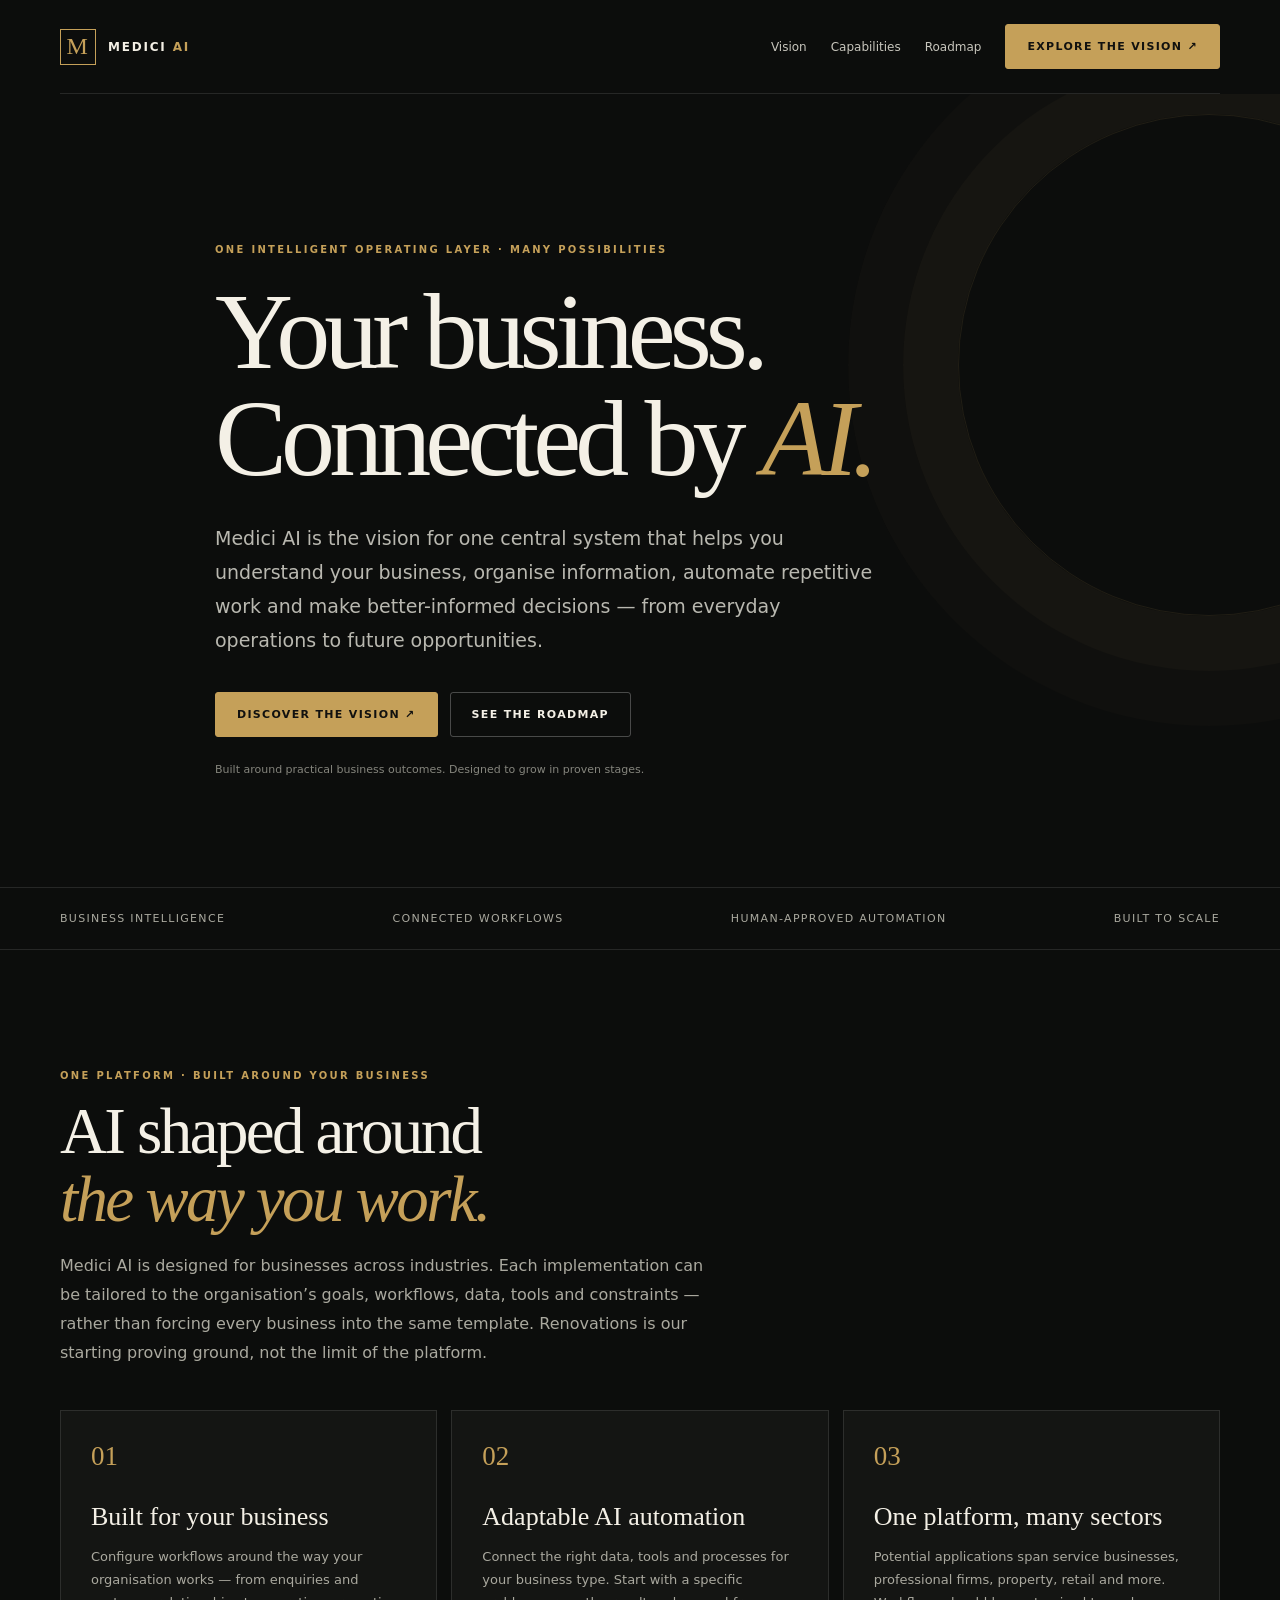
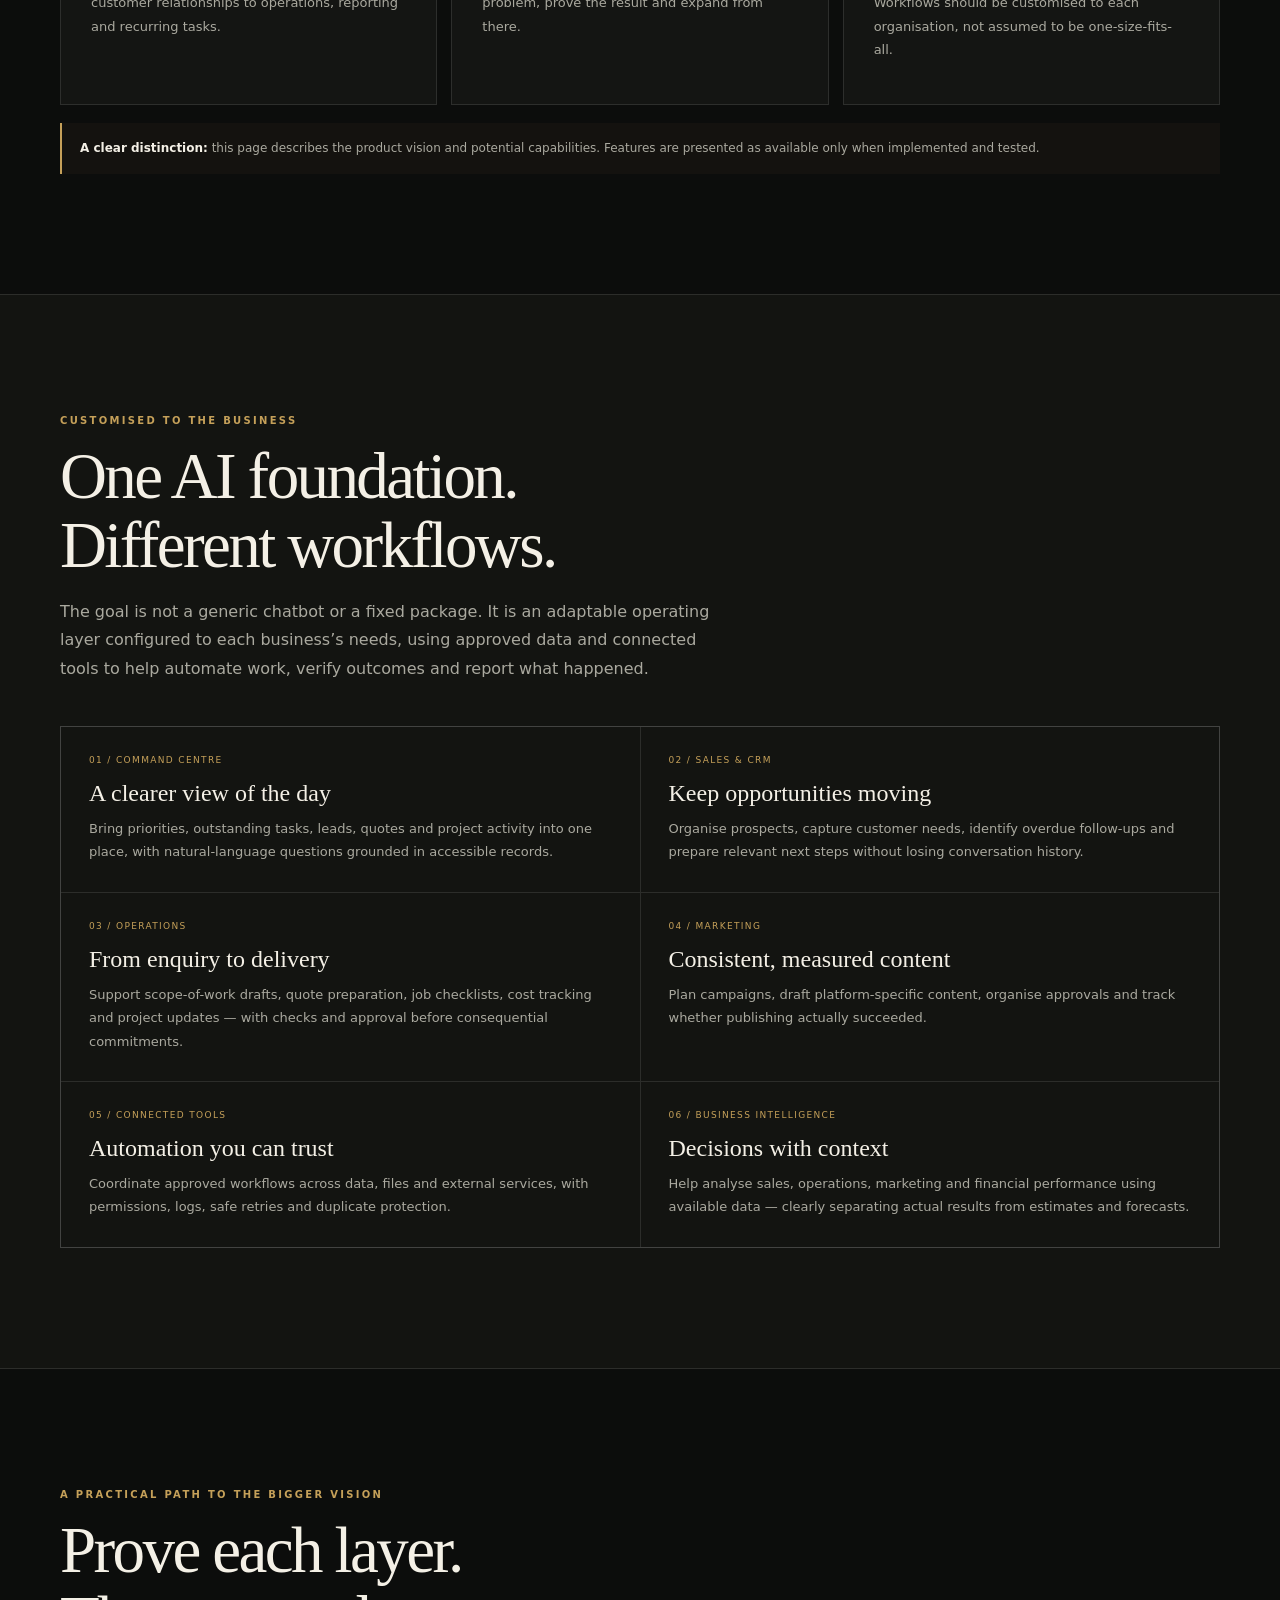
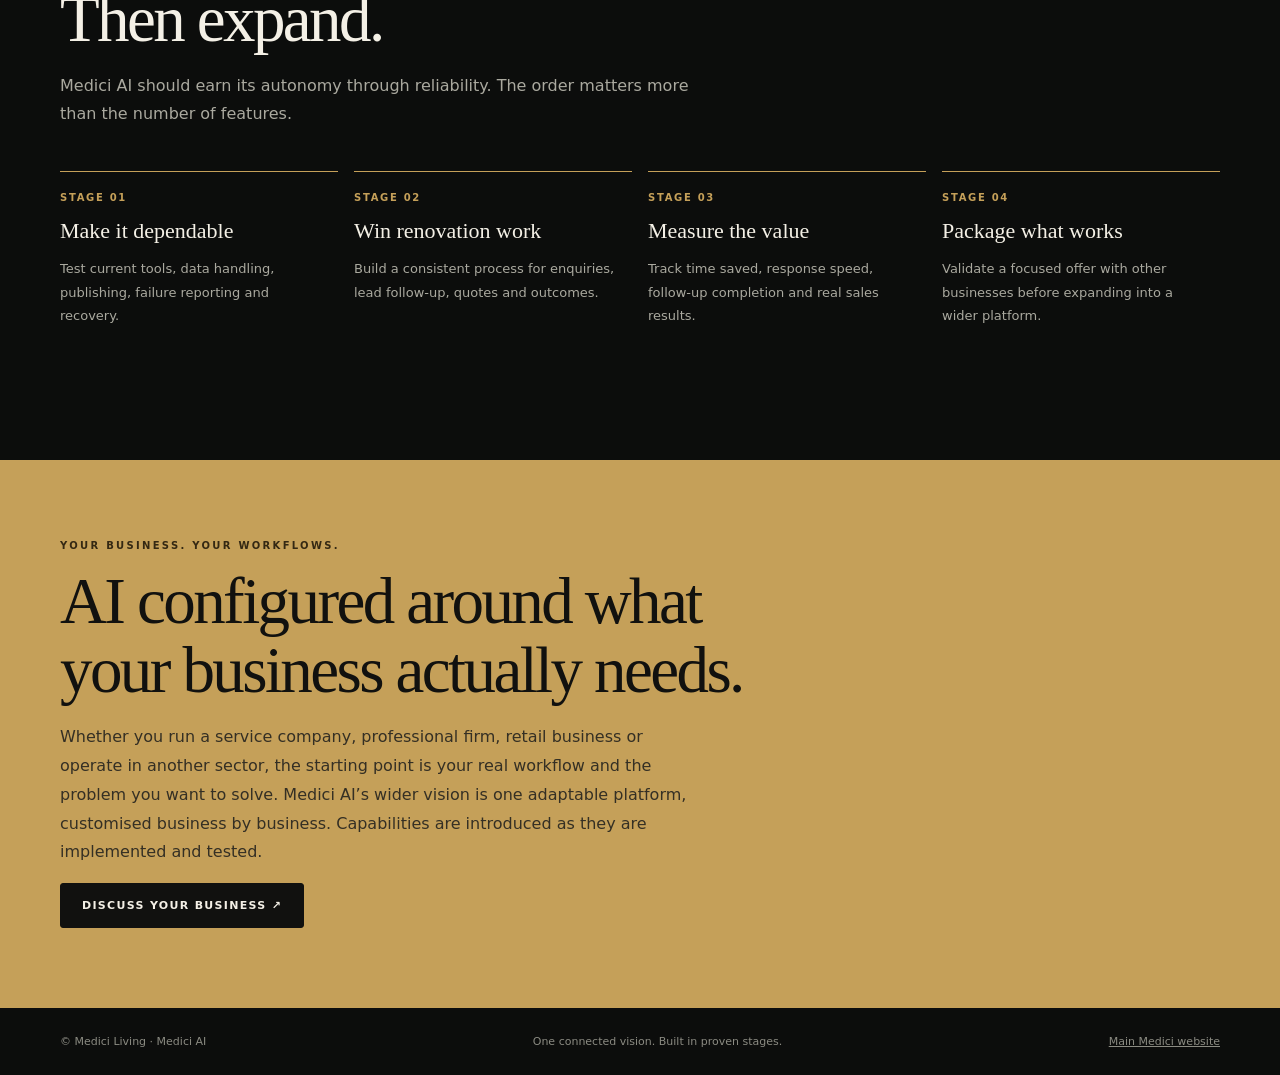
<file: medici-ai/index.html>
<!doctype html>
<html lang="en">
<head>
<meta charset="utf-8">
<meta name="viewport" content="width=device-width, initial-scale=1">
<meta name="theme-color" content="#0c0d0c">
<meta name="description" content="Medici AI — adaptable AI automation and business workflows, configured around the way your business works.">
<title>Medici AI — Your business, connected</title>
<style>
:root{--gold:#c5a059;--ink:#0c0d0c;--paper:#f4f0e6;--muted:#aaa99f;--panel:#141513;--line:#ffffff1b}*{box-sizing:border-box}html{scroll-behavior:smooth}body{margin:0;background:var(--ink);color:var(--paper);font-family:Inter,ui-sans-serif,system-ui,-apple-system,BlinkMacSystemFont,"Segoe UI",sans-serif}a{color:inherit}.wrap{width:min(1160px,calc(100% - 48px));margin:auto}header{display:flex;align-items:center;justify-content:space-between;padding:24px 0;border-bottom:1px solid var(--line)}.brand{display:flex;align-items:center;gap:12px;text-decoration:none;letter-spacing:.15em;font-size:12px;font-weight:750}.mark{display:grid;place-items:center;width:36px;height:36px;border:1px solid var(--gold);color:var(--gold);font:24px Georgia,serif}.nav{display:flex;align-items:center;gap:24px;font-size:12px;color:#c8c6bd}.nav a{text-decoration:none}.nav a:hover{color:var(--gold)}.btn{display:inline-flex;align-items:center;justify-content:center;gap:10px;padding:15px 21px;background:var(--gold);color:#11110f;text-decoration:none;border:1px solid var(--gold);font-size:11px;font-weight:750;letter-spacing:.12em;text-transform:uppercase;border-radius:3px;transition:transform .2s}.btn:hover{transform:translateY(-2px);background:#d8b66e}.btn.alt{background:transparent;border-color:#ffffff40;color:var(--paper)}.eyebrow{color:var(--gold);font-size:10px;letter-spacing:.23em;text-transform:uppercase;font-weight:750}.hero{position:relative;padding:clamp(80px,12vw,150px) 0 100px;overflow:hidden}.hero:after{content:"";position:absolute;width:500px;height:500px;border:1px solid #c5a0591c;border-radius:50%;right:-180px;top:20px;box-shadow:0 0 0 55px #c5a05908,0 0 0 110px #c5a05905;pointer-events:none}.hero-inner{position:relative;z-index:1;max-width:850px}h1,h2,h3{font-weight:400}h1{font:clamp(54px,9vw,108px)/.99 Georgia,"Times New Roman",serif;letter-spacing:-.055em;margin:24px 0 28px}h1 em,h2 em{color:var(--gold);font-weight:400}.lede{max-width:670px;color:#b9b8b0;font-size:clamp(16px,2vw,19px);line-height:1.8}.actions{display:flex;flex-wrap:wrap;gap:12px;margin-top:34px}.micro{margin-top:26px;color:#85857d;font-size:11px}.strip{border-block:1px solid var(--line);padding:24px 0}.strip-inner{display:flex;flex-wrap:wrap;justify-content:space-between;gap:18px;color:#aaa99f;font-size:11px;letter-spacing:.12em;text-transform:uppercase}section.content{padding:clamp(72px,10vw,120px) 0}.head{max-width:740px;margin-bottom:42px}h2{font:clamp(38px,5.5vw,65px)/1.06 Georgia,"Times New Roman",serif;letter-spacing:-.04em;margin:16px 0 18px}.head p{color:var(--muted);line-height:1.8;max-width:650px}.cards{display:grid;grid-template-columns:repeat(3,1fr);gap:14px}.card{background:var(--panel);border:1px solid var(--line);padding:30px;min-height:250px}.num{color:var(--gold);font:27px Georgia,serif}.card h3,.cap h3,.stage h3{font-family:Georgia,serif}.card h3{font-size:26px;margin:30px 0 12px}.card p,.cap p,.stage p{color:var(--muted);line-height:1.8;font-size:13px}.note{margin-top:18px;border-left:2px solid var(--gold);padding:15px 18px;color:var(--muted);font-size:12px;line-height:1.7;background:#c5a0590a}.capabilities{background:#131411;border-block:1px solid var(--line)}.cap-grid{display:grid;grid-template-columns:1fr 1fr;gap:1px;background:var(--line);border:1px solid var(--line)}.cap{background:#131411;padding:28px}.tag{display:block;color:var(--gold);font-size:9px;letter-spacing:.15em;text-transform:uppercase;margin-bottom:15px}.cap h3{font-size:24px;margin:0 0 10px}.cap p{margin:0}.roadmap{display:grid;grid-template-columns:repeat(4,1fr);gap:16px}.stage{border-top:1px solid var(--gold);padding:20px 14px 0 0}.stage strong{display:block;color:var(--gold);font-size:10px;letter-spacing:.17em;text-transform:uppercase;margin-bottom:15px}.stage h3{font-size:22px;margin:0 0 10px}.cta{padding:80px 0;background:var(--gold);color:#11110f}.cta .eyebrow{color:#342813}.cta h2{max-width:760px}.cta p{max-width:650px;line-height:1.8;color:#342f24}.cta .btn{background:#11110f;color:var(--paper);border-color:#11110f}footer{padding:27px 0;color:#8b8b82;font-size:11px}.foot{display:flex;justify-content:space-between;gap:16px;flex-wrap:wrap}@media(max-width:760px){.wrap{width:min(100% - 32px,1160px)}.nav a:not(.btn){display:none}.cards{grid-template-columns:1fr}.card{min-height:auto}.cap-grid{grid-template-columns:1fr}.roadmap{grid-template-columns:1fr 1fr;row-gap:28px}}@media(max-width:430px){.roadmap{grid-template-columns:1fr}.btn{width:100%}.actions{align-items:stretch}}
</style>
</head>
<body>
<div class="wrap"><header><a class="brand" href="#top" aria-label="Medici AI home"><span class="mark">M</span><span>MEDICI <span style="color:var(--gold)">AI</span></span></a><nav class="nav" aria-label="Main navigation"><a href="#vision">Vision</a><a href="#capabilities">Capabilities</a><a href="#roadmap">Roadmap</a><a class="btn" href="#contact">Explore the vision ↗</a></nav></header></div>
<main id="top">
<section class="hero"><div class="wrap hero-inner"><div class="eyebrow">One intelligent operating layer · Many possibilities</div><h1>Your business.<br>Connected by <em>AI.</em></h1><p class="lede">Medici AI is the vision for one central system that helps you understand your business, organise information, automate repetitive work and make better-informed decisions — from everyday operations to future opportunities.</p><div class="actions"><a class="btn" href="#vision">Discover the vision ↗</a><a class="btn alt" href="#roadmap">See the roadmap</a></div><p class="micro">Built around practical business outcomes. Designed to grow in proven stages.</p></div></section>
<div class="strip"><div class="wrap strip-inner"><span>Business intelligence</span><span>Connected workflows</span><span>Human-approved automation</span><span>Built to scale</span></div></div>
<section class="content" id="vision"><div class="wrap"><div class="head"><div class="eyebrow">One platform · Built around your business</div><h2>AI shaped around<br><em>the way you work.</em></h2><p>Medici AI is designed for businesses across industries. Each implementation can be tailored to the organisation’s goals, workflows, data, tools and constraints — rather than forcing every business into the same template. Renovations is our starting proving ground, not the limit of the platform.</p></div><div class="cards"><article class="card"><div class="num">01</div><h3>Built for your business</h3><p>Configure workflows around the way your organisation works — from enquiries and customer relationships to operations, reporting and recurring tasks.</p></article><article class="card"><div class="num">02</div><h3>Adaptable AI automation</h3><p>Connect the right data, tools and processes for your business type. Start with a specific problem, prove the result and expand from there.</p></article><article class="card"><div class="num">03</div><h3>One platform, many sectors</h3><p>Potential applications span service businesses, professional firms, property, retail and more. Workflows should be customised to each organisation, not assumed to be one-size-fits-all.</p></article></div><div class="note"><strong style="color:var(--paper)">A clear distinction:</strong> this page describes the product vision and potential capabilities. Features are presented as available only when implemented and tested.</div></div></section>
<section class="content capabilities" id="capabilities"><div class="wrap"><div class="head"><div class="eyebrow">Customised to the business</div><h2>One AI foundation.<br>Different workflows.</h2><p>The goal is not a generic chatbot or a fixed package. It is an adaptable operating layer configured to each business’s needs, using approved data and connected tools to help automate work, verify outcomes and report what happened.</p></div><div class="cap-grid"><article class="cap"><span class="tag">01 / Command centre</span><h3>A clearer view of the day</h3><p>Bring priorities, outstanding tasks, leads, quotes and project activity into one place, with natural-language questions grounded in accessible records.</p></article><article class="cap"><span class="tag">02 / Sales & CRM</span><h3>Keep opportunities moving</h3><p>Organise prospects, capture customer needs, identify overdue follow-ups and prepare relevant next steps without losing conversation history.</p></article><article class="cap"><span class="tag">03 / Operations</span><h3>From enquiry to delivery</h3><p>Support scope-of-work drafts, quote preparation, job checklists, cost tracking and project updates — with checks and approval before consequential commitments.</p></article><article class="cap"><span class="tag">04 / Marketing</span><h3>Consistent, measured content</h3><p>Plan campaigns, draft platform-specific content, organise approvals and track whether publishing actually succeeded.</p></article><article class="cap"><span class="tag">05 / Connected tools</span><h3>Automation you can trust</h3><p>Coordinate approved workflows across data, files and external services, with permissions, logs, safe retries and duplicate protection.</p></article><article class="cap"><span class="tag">06 / Business intelligence</span><h3>Decisions with context</h3><p>Help analyse sales, operations, marketing and financial performance using available data — clearly separating actual results from estimates and forecasts.</p></article></div></div></section>
<section class="content" id="roadmap"><div class="wrap"><div class="head"><div class="eyebrow">A practical path to the bigger vision</div><h2>Prove each layer.<br>Then expand.</h2><p>Medici AI should earn its autonomy through reliability. The order matters more than the number of features.</p></div><div class="roadmap"><article class="stage"><strong>Stage 01</strong><h3>Make it dependable</h3><p>Test current tools, data handling, publishing, failure reporting and recovery.</p></article><article class="stage"><strong>Stage 02</strong><h3>Win renovation work</h3><p>Build a consistent process for enquiries, lead follow-up, quotes and outcomes.</p></article><article class="stage"><strong>Stage 03</strong><h3>Measure the value</h3><p>Track time saved, response speed, follow-up completion and real sales results.</p></article><article class="stage"><strong>Stage 04</strong><h3>Package what works</h3><p>Validate a focused offer with other businesses before expanding into a wider platform.</p></article></div></div></section>
<section class="cta" id="contact"><div class="wrap"><div class="eyebrow">Your business. Your workflows.</div><h2>AI configured around what your business actually needs.</h2><p>Whether you run a service company, professional firm, retail business or operate in another sector, the starting point is your real workflow and the problem you want to solve. Medici AI’s wider vision is one adaptable platform, customised business by business. Capabilities are introduced as they are implemented and tested.</p><a class="btn" href="mailto:hello@mediciliving.co.uk?subject=Medici%20AI%20business%20enquiry">Discuss your business ↗</a></div></section>
</main><footer><div class="wrap foot"><span>© Medici Living · Medici AI</span><span>One connected vision. Built in proven stages.</span><a href="https://mediciliving.co.uk/">Main Medici website</a></div></footer>
</body></html>
</file>
